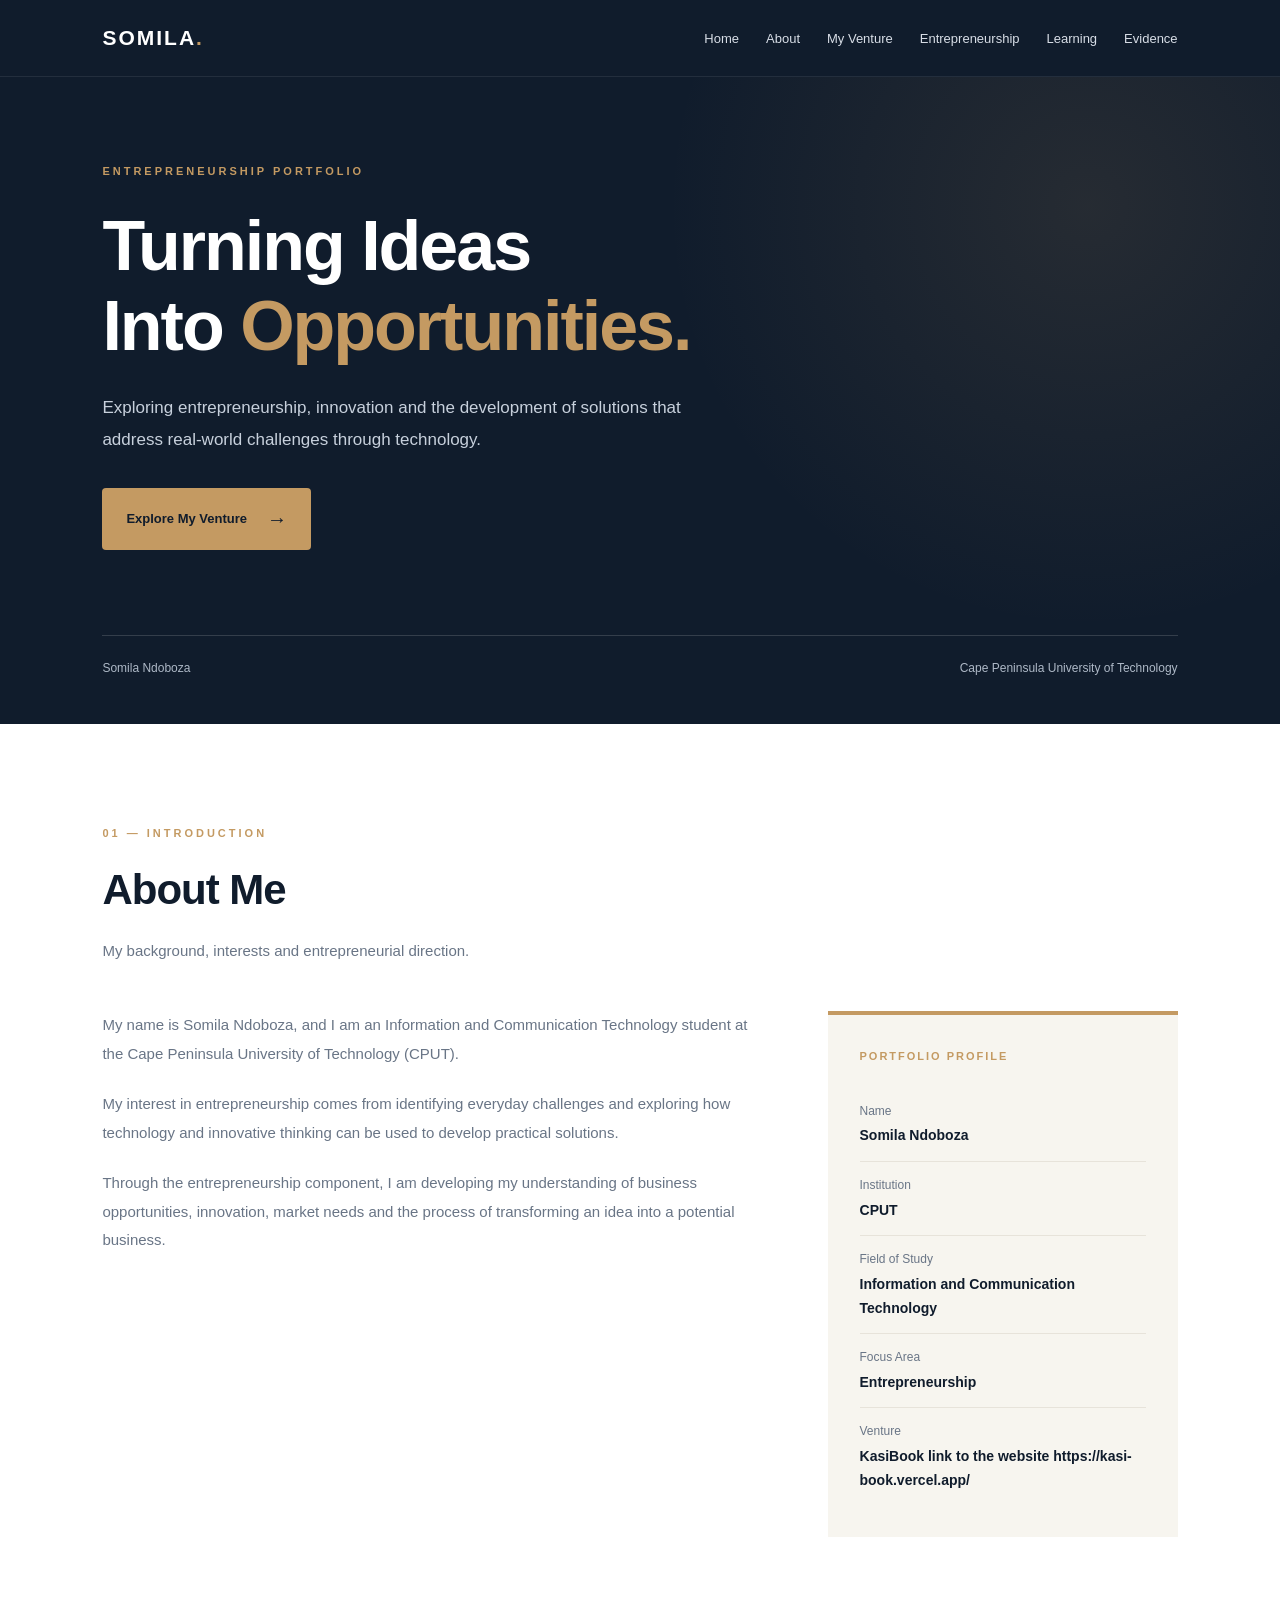
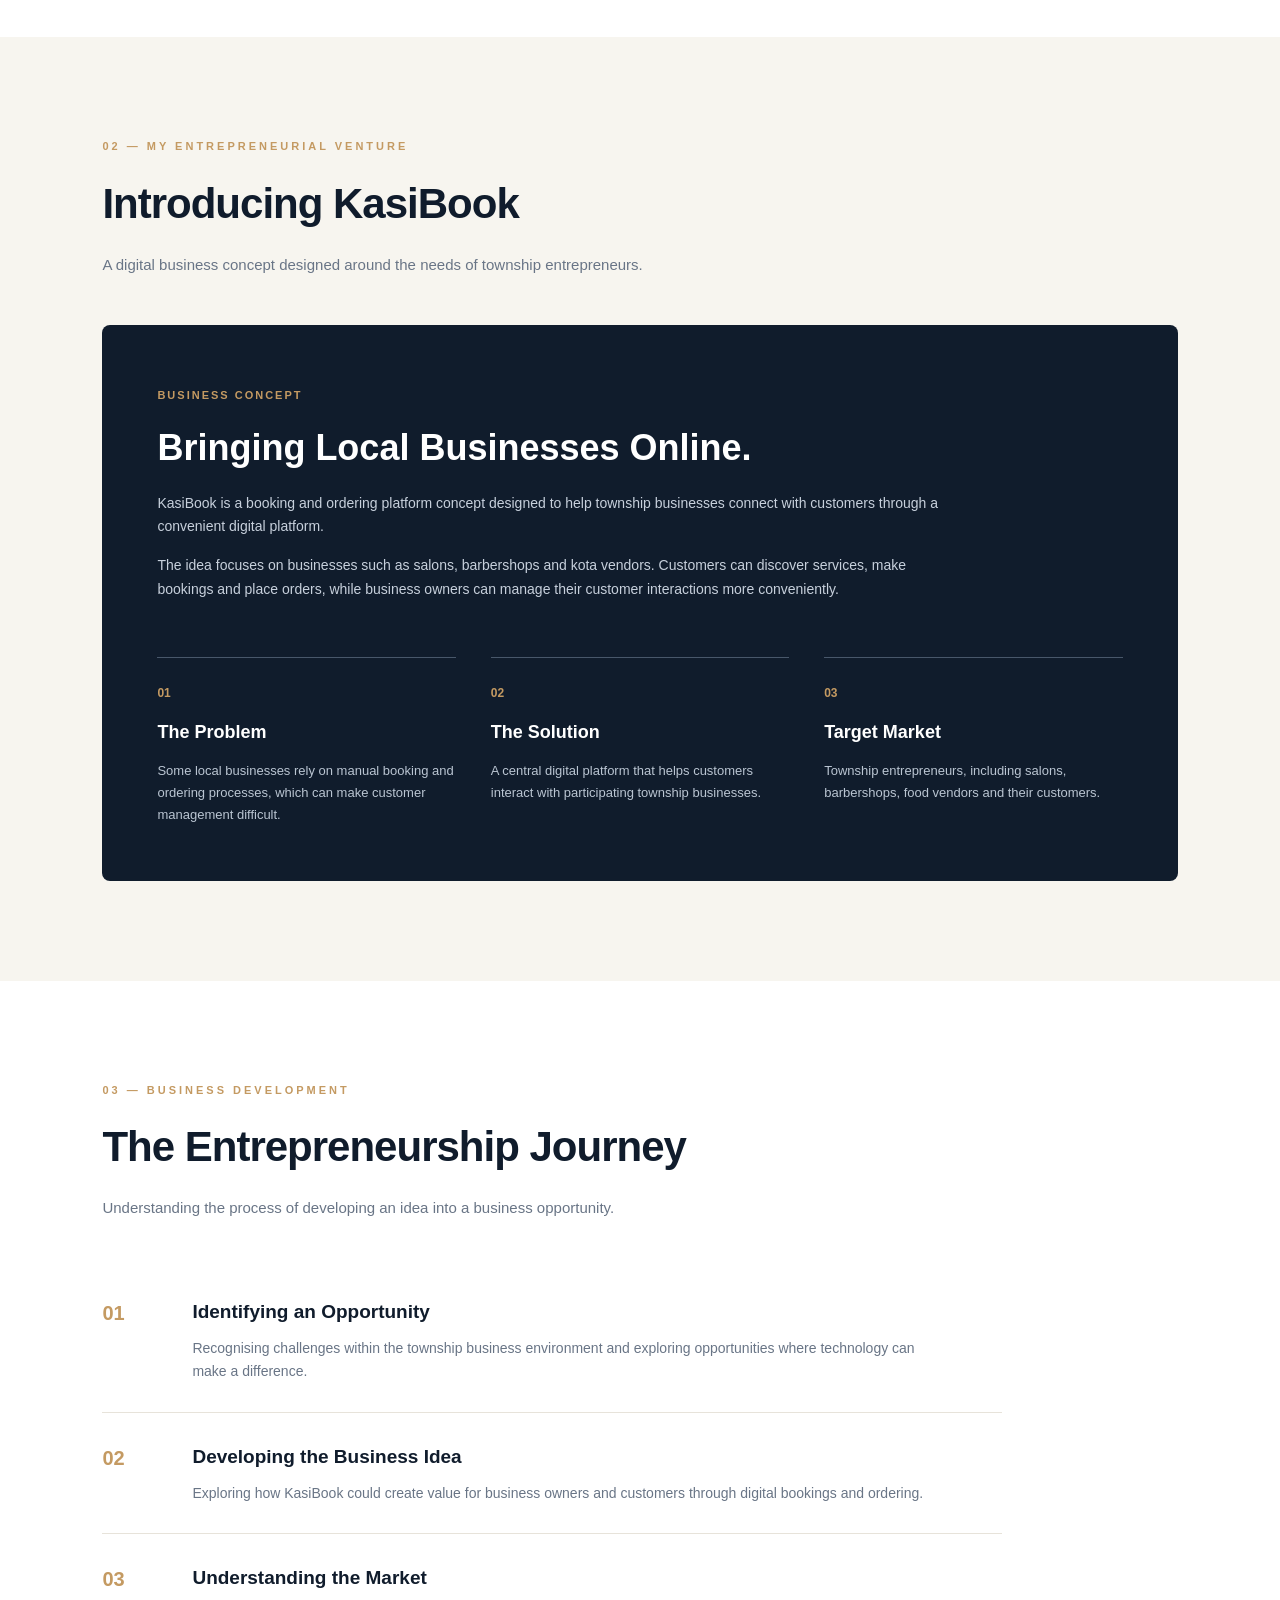
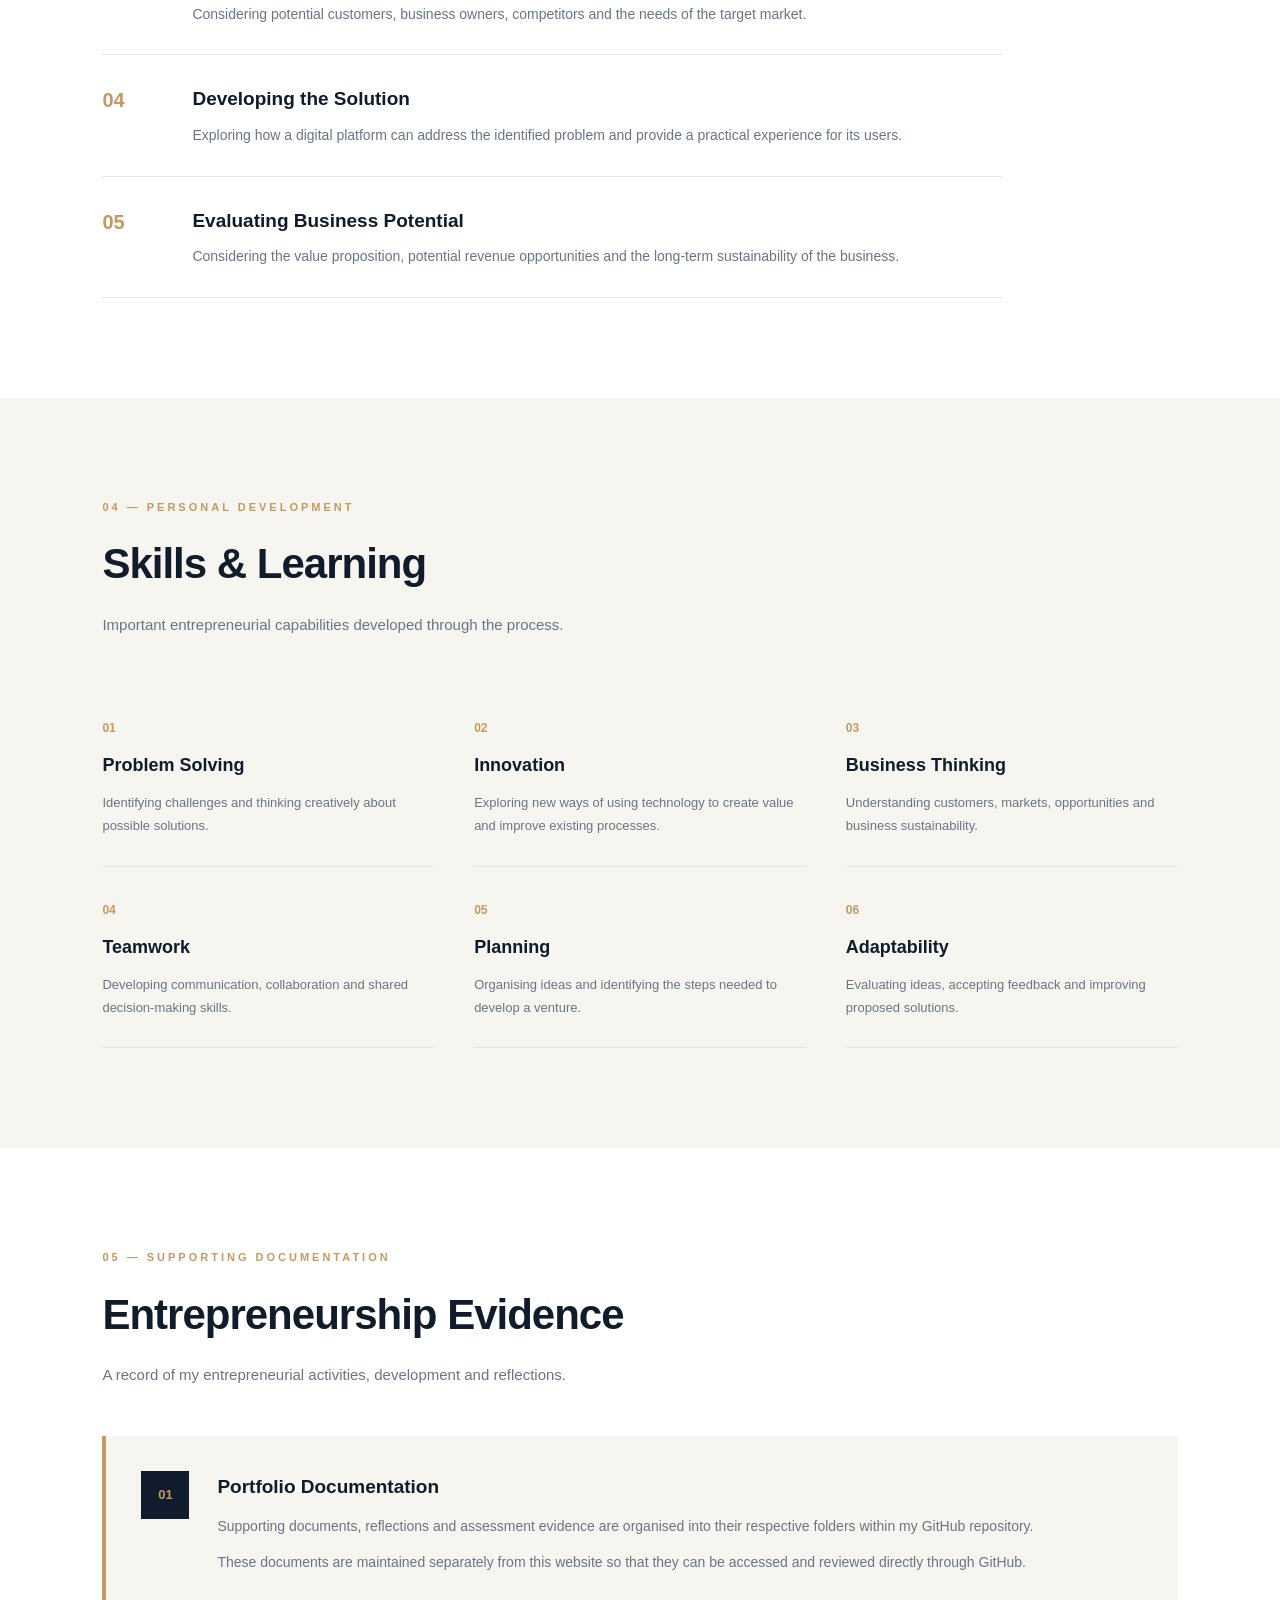
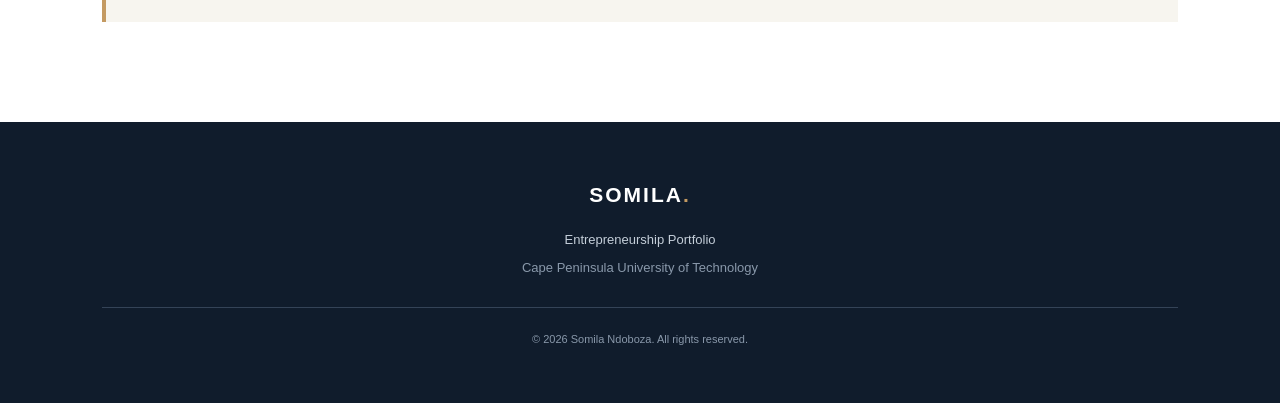
<file: index.html>
<!DOCTYPE html>
<html lang="en">
<head>
    <meta charset="UTF-8">
    <meta name="viewport" content="width=device-width, initial-scale=1.0">

    <title>Entrepreneurship Portfolio | Somila Ndoboza</title>

    <meta name="description" content="Somila Ndoboza's entrepreneurship portfolio, documenting entrepreneurial development, innovation and KasiBook.">

    <link rel="stylesheet" href="styles.css">
</head>

<body>

    <!-- Navigation -->
    <header class="header">
        <nav class="navbar container">

            <a href="#home" class="logo">SOMILA<span>.</span></a>

            <button class="menu-toggle" id="menu-toggle"
                    aria-label="Toggle navigation"
                    aria-expanded="false">
                <span></span>
                <span></span>
                <span></span>
            </button>

            <ul class="nav-links" id="nav-links">
                <li><a href="#home">Home</a></li>
                <li><a href="#about">About</a></li>
                <li><a href="#venture">My Venture</a></li>
                <li><a href="#journey">Entrepreneurship</a></li>
                <li><a href="#learning">Learning</a></li>
                <li><a href="#evidence">Evidence</a></li>
            </ul>

        </nav>
    </header>

    <main>

        <!-- Hero Section -->
        <section class="hero" id="home">
            <div class="container hero-content">

                <p class="eyebrow">ENTREPRENEURSHIP PORTFOLIO</p>

                <h1>
                    Turning Ideas<br>
                    Into <span>Opportunities.</span>
                </h1>

                <p class="hero-description">
                    Exploring entrepreneurship, innovation and the
                    development of solutions that address real-world
                    challenges through technology.
                </p>

                <a href="#venture" class="primary-button">
                    Explore My Venture
                    <span>→</span>
                </a>

                <div class="hero-footer">
                    <span>Somila Ndoboza</span>
                    <span>Cape Peninsula University of Technology</span>
                </div>

            </div>
        </section>

        <!-- About Section -->
        <section class="section about-section" id="about">
            <div class="container">

                <div class="section-heading">
                    <p class="eyebrow">01 — INTRODUCTION</p>
                    <h2>About Me</h2>
                    <p class="section-subtitle">
                        My background, interests and entrepreneurial direction.
                    </p>
                </div>

                <div class="about-grid">

                    <div class="about-text">
                        <p>
                            My name is Somila Ndoboza, and I am an
                            Information and Communication Technology
                            student at the Cape Peninsula University
                            of Technology (CPUT).
                        </p>

                        <p>
                            My interest in entrepreneurship comes from
                            identifying everyday challenges and exploring
                            how technology and innovative thinking can
                            be used to develop practical solutions.
                        </p>

                        <p>
                            Through the entrepreneurship component, I am
                            developing my understanding of business
                            opportunities, innovation, market needs and
                            the process of transforming an idea into a
                            potential business.
                        </p>
                    </div>

                    <div class="about-card">
                        <p class="card-label">PORTFOLIO PROFILE</p>

                        <div class="profile-item">
                            <span>Name</span>
                            <strong>Somila Ndoboza</strong>
                        </div>

                        <div class="profile-item">
                            <span>Institution</span>
                            <strong>CPUT</strong>
                        </div>

                        <div class="profile-item">
                            <span>Field of Study</span>
                            <strong>Information and Communication Technology</strong>
                        </div>

                        <div class="profile-item">
                            <span>Focus Area</span>
                            <strong>Entrepreneurship</strong>
                        </div>

                        <div class="profile-item">
                            <span>Venture</span>
                            <strong>KasiBook link to the website https://kasi-book.vercel.app/ </strong>
                        </div>
                    </div>

                </div>
            </div>
        </section>

        <!-- Venture Section -->
        <section class="section venture-section" id="venture">
            <div class="container">

                <div class="section-heading">
                    <p class="eyebrow">02 — MY ENTREPRENEURIAL VENTURE</p>
                    <h2>Introducing KasiBook</h2>
                    <p class="section-subtitle">
                        A digital business concept designed around
                        the needs of township entrepreneurs.
                    </p>
                </div>

                <div class="venture-panel">

                    <div class="venture-top">
                        <span class="venture-tag">BUSINESS CONCEPT</span>
                        <h3>Bringing Local Businesses Online.</h3>

                        <p>
                            KasiBook is a booking and ordering platform
                            concept designed to help township businesses
                            connect with customers through a convenient
                            digital platform.
                        </p>

                        <p>
                            The idea focuses on businesses such as salons,
                            barbershops and kota vendors. Customers can
                            discover services, make bookings and place
                            orders, while business owners can manage
                            their customer interactions more conveniently.
                        </p>
                    </div>

                    <div class="venture-details">

                        <div class="venture-detail">
                            <span>01</span>
                            <h4>The Problem</h4>
                            <p>
                                Some local businesses rely on manual
                                booking and ordering processes, which
                                can make customer management difficult.
                            </p>
                        </div>

                        <div class="venture-detail">
                            <span>02</span>
                            <h4>The Solution</h4>
                            <p>
                                A central digital platform that helps
                                customers interact with participating
                                township businesses.
                            </p>
                        </div>

                        <div class="venture-detail">
                            <span>03</span>
                            <h4>Target Market</h4>
                            <p>
                                Township entrepreneurs, including
                                salons, barbershops, food vendors
                                and their customers.
                            </p>
                        </div>

                    </div>
                </div>

            </div>
        </section>

        <!-- Entrepreneurship Journey -->
        <section class="section journey-section" id="journey">
            <div class="container">

                <div class="section-heading">
                    <p class="eyebrow">03 — BUSINESS DEVELOPMENT</p>
                    <h2>The Entrepreneurship Journey</h2>
                    <p class="section-subtitle">
                        Understanding the process of developing
                        an idea into a business opportunity.
                    </p>
                </div>

                <div class="journey-list">

                    <article class="journey-item">
                        <span class="journey-number">01</span>
                        <div>
                            <h3>Identifying an Opportunity</h3>
                            <p>
                                Recognising challenges within the
                                township business environment and
                                exploring opportunities where
                                technology can make a difference.
                            </p>
                        </div>
                    </article>

                    <article class="journey-item">
                        <span class="journey-number">02</span>
                        <div>
                            <h3>Developing the Business Idea</h3>
                            <p>
                                Exploring how KasiBook could create
                                value for business owners and
                                customers through digital bookings
                                and ordering.
                            </p>
                        </div>
                    </article>

                    <article class="journey-item">
                        <span class="journey-number">03</span>
                        <div>
                            <h3>Understanding the Market</h3>
                            <p>
                                Considering potential customers,
                                business owners, competitors and
                                the needs of the target market.
                            </p>
                        </div>
                    </article>

                    <article class="journey-item">
                        <span class="journey-number">04</span>
                        <div>
                            <h3>Developing the Solution</h3>
                            <p>
                                Exploring how a digital platform
                                can address the identified problem
                                and provide a practical experience
                                for its users.
                            </p>
                        </div>
                    </article>

                    <article class="journey-item">
                        <span class="journey-number">05</span>
                        <div>
                            <h3>Evaluating Business Potential</h3>
                            <p>
                                Considering the value proposition,
                                potential revenue opportunities
                                and the long-term sustainability
                                of the business.
                            </p>
                        </div>
                    </article>

                </div>
            </div>
        </section>

        <!-- Learning Section -->
        <section class="section learning-section" id="learning">
            <div class="container">

                <div class="section-heading">
                    <p class="eyebrow">04 — PERSONAL DEVELOPMENT</p>
                    <h2>Skills & Learning</h2>
                    <p class="section-subtitle">
                        Important entrepreneurial capabilities
                        developed through the process.
                    </p>
                </div>

                <div class="learning-grid">

                    <div class="learning-item">
                        <span>01</span>
                        <h3>Problem Solving</h3>
                        <p>
                            Identifying challenges and thinking
                            creatively about possible solutions.
                        </p>
                    </div>

                    <div class="learning-item">
                        <span>02</span>
                        <h3>Innovation</h3>
                        <p>
                            Exploring new ways of using technology
                            to create value and improve existing processes.
                        </p>
                    </div>

                    <div class="learning-item">
                        <span>03</span>
                        <h3>Business Thinking</h3>
                        <p>
                            Understanding customers, markets,
                            opportunities and business sustainability.
                        </p>
                    </div>

                    <div class="learning-item">
                        <span>04</span>
                        <h3>Teamwork</h3>
                        <p>
                            Developing communication, collaboration
                            and shared decision-making skills.
                        </p>
                    </div>

                    <div class="learning-item">
                        <span>05</span>
                        <h3>Planning</h3>
                        <p>
                            Organising ideas and identifying
                            the steps needed to develop a venture.
                        </p>
                    </div>

                    <div class="learning-item">
                        <span>06</span>
                        <h3>Adaptability</h3>
                        <p>
                            Evaluating ideas, accepting feedback
                            and improving proposed solutions.
                        </p>
                    </div>

                </div>
            </div>
        </section>

        <!-- Evidence Section -->
        <section class="section evidence-section" id="evidence">
            <div class="container">

                <div class="section-heading">
                    <p class="eyebrow">05 — SUPPORTING DOCUMENTATION</p>
                    <h2>Entrepreneurship Evidence</h2>
                    <p class="section-subtitle">
                        A record of my entrepreneurial activities,
                        development and reflections.
                    </p>
                </div>

                <div class="evidence-content">
                    <div class="evidence-icon">01</div>

                    <div>
                        <h3>Portfolio Documentation</h3>

                        <p>
                            Supporting documents, reflections and
                            assessment evidence are organised into
                            their respective folders within my
                            GitHub repository.
                        </p>

                        <p>
                            These documents are maintained separately
                            from this website so that they can be
                            accessed and reviewed directly through
                            GitHub.
                        </p>
                    </div>
                </div>

            </div>
        </section>

    </main>

    <!-- Footer -->
    <footer class="footer">
        <div class="container">

            <a href="#home" class="footer-logo">SOMILA<span>.</span></a>

            <p>Entrepreneurship Portfolio</p>

            <p class="footer-small">
                Cape Peninsula University of Technology
            </p>

            <p class="copyright">
                © 2026 Somila Ndoboza. All rights reserved.
            </p>

        </div>
    </footer>

    <script src="script.js"></script>

</body>
</html>
</file>
<file: styles.css>
/* =====================================
   1. GLOBAL SETTINGS
===================================== */

:root {
    --navy: #101c2c;
    --navy-light: #1b2c42;
    --cream: #f7f5ef;
    --white: #ffffff;
    --text: #263447;
    --muted: #697586;
    --gold: #c49a62;
    --border: #e7e3da;
}

* {
    margin: 0;
    padding: 0;
    box-sizing: border-box;
}

html {
    scroll-behavior: smooth;
    scroll-padding-top: 90px;
}

body {
    font-family: Arial, Helvetica, sans-serif;
    background: var(--cream);
    color: var(--text);
    line-height: 1.7;
}

.container {
    width: 84%;
    max-width: 1150px;
    margin: 0 auto;
}

a {
    text-decoration: none;
}

/* =====================================
   2. NAVIGATION
===================================== */

.header {
    background: var(--navy);
    position: sticky;
    top: 0;
    z-index: 1000;
    border-bottom: 1px solid rgba(255,255,255,0.08);
}

.navbar {
    min-height: 76px;
    display: flex;
    justify-content: space-between;
    align-items: center;
}

.logo,
.footer-logo {
    color: var(--white);
    font-size: 21px;
    font-weight: 800;
    letter-spacing: 2px;
}

.logo span,
.footer-logo span {
    color: var(--gold);
}

.nav-links {
    display: flex;
    align-items: center;
    gap: 27px;
    list-style: none;
}

.nav-links a {
    color: #d8dee7;
    font-size: 13px;
    transition: color 0.3s;
}

.nav-links a:hover {
    color: var(--gold);
}

.menu-toggle {
    display: none;
    background: none;
    border: none;
    cursor: pointer;
}

/* =====================================
   3. HERO SECTION
===================================== */

.hero {
    background:
        radial-gradient(
            circle at 85% 20%,
            rgba(196,154,98,0.12),
            transparent 35%
        ),
        var(--navy);

    color: var(--white);
    min-height: 580px;
    display: flex;
    align-items: center;
    padding: 85px 0 45px;
}

.hero-content {
    max-width: 1150px;
}

.eyebrow {
    color: var(--gold);
    font-size: 11px;
    font-weight: bold;
    letter-spacing: 3px;
    text-transform: uppercase;
}

.hero h1 {
    font-size: clamp(42px, 6vw, 70px);
    line-height: 1.15;
    letter-spacing: -2px;
    margin: 25px 0;
    max-width: 800px;
}

.hero h1 span {
    color: var(--gold);
}

.hero-description {
    max-width: 620px;
    color: #c7d0dc;
    font-size: 17px;
    line-height: 1.9;
}

.primary-button {
    display: inline-flex;
    align-items: center;
    gap: 20px;
    background: var(--gold);
    color: var(--navy);
    padding: 14px 24px;
    margin-top: 32px;
    font-size: 13px;
    font-weight: bold;
    border-radius: 4px;
    transition: 0.3s;
}

.primary-button:hover {
    background: #d8b583;
    transform: translateY(-3px);
}

.primary-button span {
    font-size: 20px;
}

.hero-footer {
    display: flex;
    justify-content: space-between;
    border-top: 1px solid rgba(255,255,255,0.15);
    padding-top: 22px;
    margin-top: 85px;
    color: #aeb9c7;
    font-size: 12px;
}

/* =====================================
   4. GENERAL SECTIONS
===================================== */

.section {
    padding: 100px 0;
}

.section-heading {
    margin-bottom: 48px;
}

.section-heading h2 {
    font-size: clamp(30px, 4vw, 42px);
    color: var(--navy);
    margin: 12px 0;
    letter-spacing: -1px;
}

.section-subtitle {
    color: var(--muted);
    font-size: 15px;
    max-width: 650px;
}

/* =====================================
   5. ABOUT SECTION
===================================== */

.about-section {
    background: var(--white);
}

.about-grid {
    display: grid;
    grid-template-columns: 1.3fr 0.7fr;
    gap: 75px;
    align-items: start;
}

.about-text p {
    color: var(--muted);
    margin-bottom: 22px;
    font-size: 15px;
    line-height: 1.9;
}

.about-card {
    background: var(--cream);
    padding: 32px;
    border-top: 4px solid var(--gold);
}

.card-label {
    color: var(--gold);
    font-size: 11px;
    font-weight: bold;
    letter-spacing: 2px;
    margin-bottom: 22px;
}

.profile-item {
    display: flex;
    flex-direction: column;
    gap: 3px;
    padding: 13px 0;
    border-bottom: 1px solid var(--border);
}

.profile-item:last-child {
    border-bottom: none;
}

.profile-item span {
    font-size: 12px;
    color: var(--muted);
}

.profile-item strong {
    font-size: 14px;
    color: var(--navy);
}

/* =====================================
   6. VENTURE SECTION
===================================== */

.venture-section {
    background: var(--cream);
}

.venture-panel {
    background: var(--navy);
    color: var(--white);
    padding: 55px;
    border-radius: 8px;
}

.venture-tag {
    display: inline-block;
    color: var(--gold);
    font-size: 11px;
    font-weight: bold;
    letter-spacing: 2px;
    margin-bottom: 20px;
}

.venture-top h3 {
    font-size: clamp(25px, 4vw, 36px);
    margin-bottom: 20px;
    max-width: 650px;
    line-height: 1.3;
}

.venture-top p {
    color: #c7d0dc;
    max-width: 800px;
    font-size: 14px;
    margin-bottom: 15px;
}

.venture-details {
    display: grid;
    grid-template-columns: repeat(3, 1fr);
    gap: 35px;
    margin-top: 55px;
}

.venture-detail {
    border-top: 1px solid #48576a;
    padding-top: 20px;
}

.venture-detail span {
    color: var(--gold);
    font-size: 12px;
    font-weight: bold;
}

.venture-detail h4 {
    margin: 12px 0;
    font-size: 18px;
}

.venture-detail p {
    color: #bac5d2;
    font-size: 13px;
}

/* =====================================
   7. ENTREPRENEURSHIP JOURNEY
===================================== */

.journey-section {
    background: var(--white);
}

.journey-list {
    max-width: 900px;
}

.journey-item {
    display: grid;
    grid-template-columns: 65px 1fr;
    gap: 25px;
    padding: 28px 0;
    border-bottom: 1px solid var(--border);
}

.journey-number {
    color: var(--gold);
    font-size: 20px;
    font-weight: bold;
}

.journey-item h3 {
    color: var(--navy);
    font-size: 19px;
    margin-bottom: 8px;
}

.journey-item p {
    color: var(--muted);
    font-size: 14px;
    max-width: 750px;
}

/* =====================================
   8. LEARNING SECTION
===================================== */

.learning-section {
    background: var(--cream);
}

.learning-grid {
    display: grid;
    grid-template-columns: repeat(3, 1fr);
    gap: 0 40px;
}

.learning-item {
    padding: 28px 0;
    border-bottom: 1px solid var(--border);
}

.learning-item span {
    color: var(--gold);
    font-size: 12px;
    font-weight: bold;
}

.learning-item h3 {
    color: var(--navy);
    font-size: 18px;
    margin: 10px 0;
}

.learning-item p {
    color: var(--muted);
    font-size: 13px;
    line-height: 1.8;
}

/* =====================================
   9. EVIDENCE SECTION
===================================== */

.evidence-section {
    background: var(--white);
}

.evidence-content {
    display: flex;
    align-items: flex-start;
    gap: 28px;
    background: var(--cream);
    padding: 35px;
    border-left: 4px solid var(--gold);
}

.evidence-icon {
    min-width: 48px;
    height: 48px;
    background: var(--navy);
    color: var(--gold);
    display: flex;
    align-items: center;
    justify-content: center;
    font-weight: bold;
    font-size: 13px;
}

.evidence-content h3 {
    color: var(--navy);
    font-size: 19px;
    margin-bottom: 12px;
}

.evidence-content p {
    color: var(--muted);
    font-size: 14px;
    margin-bottom: 12px;
}

/* =====================================
   10. FOOTER
===================================== */

.footer {
    background: var(--navy);
    color: var(--white);
    text-align: center;
    padding: 55px 0;
}

.footer-logo {
    display: inline-block;
    margin-bottom: 12px;
}

.footer p {
    color: #c4ced9;
    font-size: 13px;
    margin-top: 5px;
}

.footer .footer-small {
    color: #8998aa;
}

.footer .copyright {
    border-top: 1px solid #344357;
    margin-top: 28px;
    padding-top: 22px;
    font-size: 11px;
    color: #8998aa;
}

/* =====================================
   11. RESPONSIVE DESIGN
===================================== */

@media (max-width: 1000px) {

    .nav-links {
        gap: 15px;
    }

    .nav-links a {
        font-size: 12px;
    }

    .about-grid {
        gap: 35px;
    }

    .venture-details {
        gap: 22px;
    }
}

@media (max-width: 768px) {

    .container {
        width: 88%;
    }

    .navbar {
        min-height: 70px;
    }

    .menu-toggle {
        display: flex;
        flex-direction: column;
        gap: 6px;
    }

    .menu-toggle span {
        width: 25px;
        height: 2px;
        background: var(--white);
        transition: 0.3s;
    }

    .nav-links {
        position: absolute;
        top: 70px;
        left: 0;
        width: 100%;
        background: var(--navy);
        display: none;
        flex-direction: column;
        align-items: flex-start;
        padding: 25px 6%;
        gap: 22px;
        border-top: 1px solid #344357;
    }

    .nav-links.active {
        display: flex;
    }

    .nav-links a {
        font-size: 14px;
    }

    .hero {
        min-height: auto;
        padding: 85px 0 35px;
    }

    .hero h1 {
        letter-spacing: -1px;
    }

    .hero-footer {
        flex-direction: column;
        gap: 8px;
        margin-top: 60px;
    }

    .section {
        padding: 70px 0;
    }

    .about-grid {
        grid-template-columns: 1fr;
        gap: 30px;
    }

    .venture-panel {
        padding: 30px 25px;
    }

    .venture-details {
        grid-template-columns: 1fr;
        gap: 25px;
        margin-top: 35px;
    }

    .learning-grid {
        grid-template-columns: repeat(2, 1fr);
        gap: 0 25px;
    }

    .journey-item {
        grid-template-columns: 40px 1fr;
        gap: 15px;
    }

    .evidence-content {
        padding: 25px;
    }
}

@media (max-width: 480px) {

    .learning-grid {
        grid-template-columns: 1fr;
    }

    .hero h1 {
        font-size: 42px;
    }

    .hero-description {
        font-size: 15px;
    }

    .section-heading h2 {
        font-size: 30px;
    }

    .evidence-content {
        flex-direction: column;
    }
}
</file>
